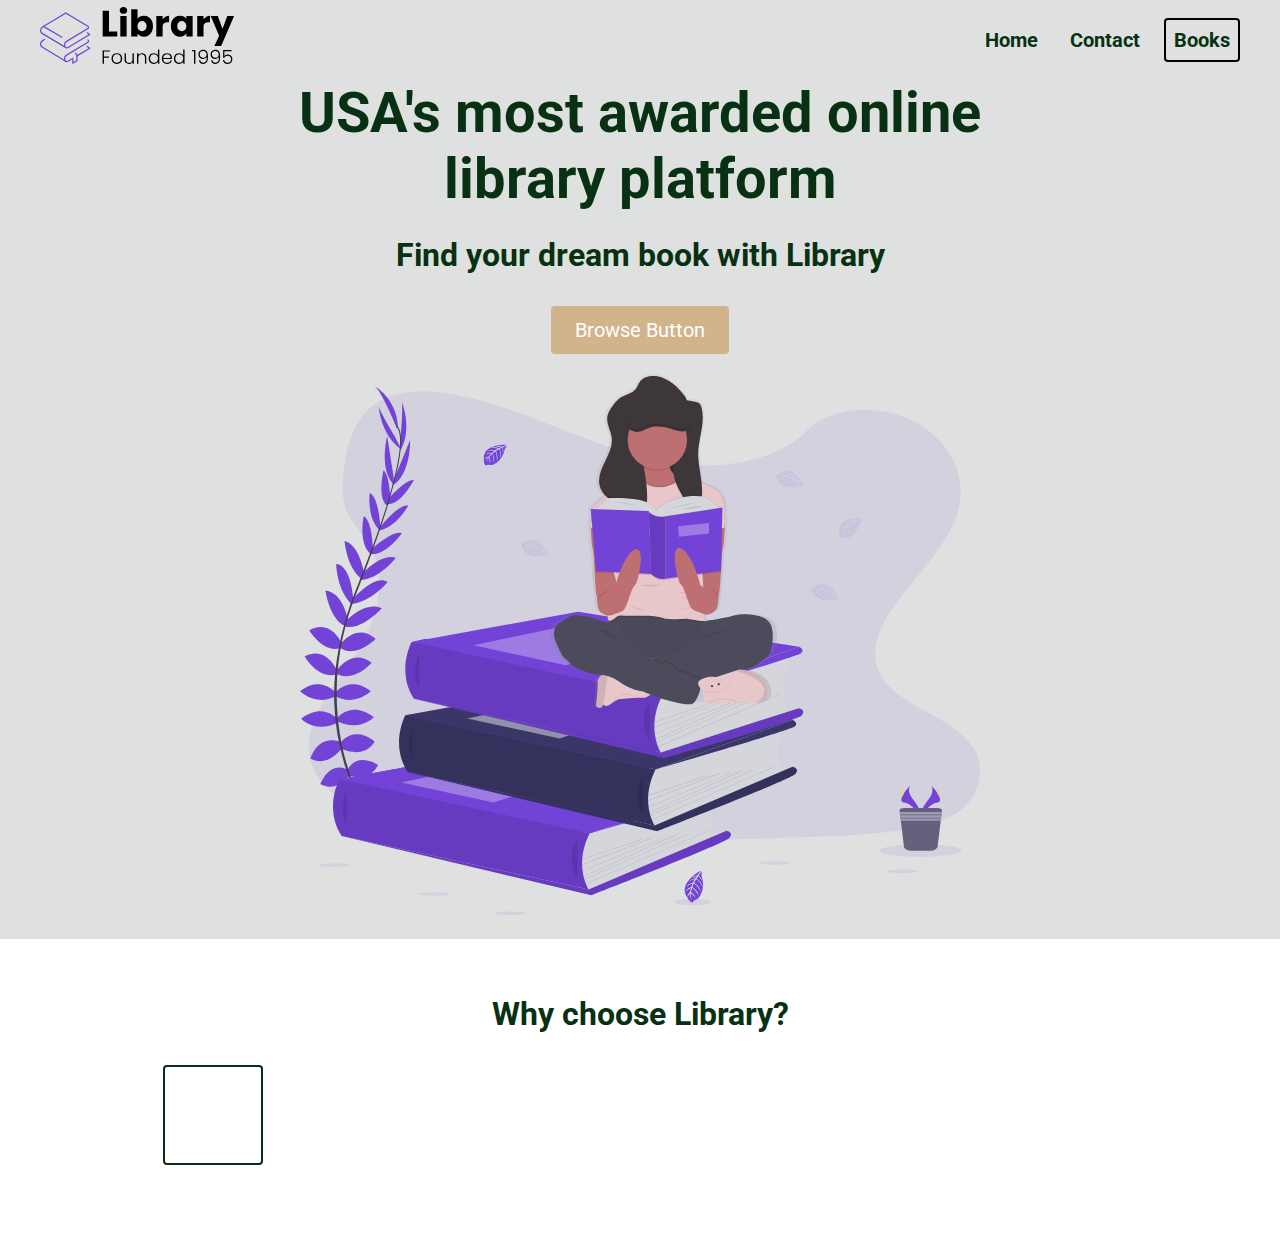
<file: index.html>
<!DOCTYPE html>
<html lang="en">
<head>
    <meta charset="UTF-8">
    <meta name="viewport" content="width=, initial-scale=1.0">
    <title>Library</title>
    <link rel="stylesheet" href="./style.css">
</head>
<body>
    <section id="landing">
        <nav>
            <div class="nav__container">
                <img class="logo" src="./assets/Library.svg" alt="">
                    <ul class="nav__links">
                        <li><a href="#" class="nav__link">Home</a></li>
                        <li><a href="#" class="nav__link">Contact</a></li>
                        <li><a href="#" class="nav__link nav__link--primary">Books</a></li>
                    </ul>
            </div>
        </nav>
        <header>
            <div class="header__container">
                <div class="header__description">
                    <h1>USA's most awarded online library platform</h1>
                    <h2>Find your dream book with <span class="purple">Library</span></h2>
                    <button class="btn">Browse Button</button>
                </div>
                <figure class="header__img--wrapper">
                    <img src="./assets/Undraw_Books.svg" alt="">
                </figure>
            </div>
        </header>
    </section>
    <main>
        <section id="hightlights">
            <div class="container">
                <div class="row">
                    <h2 class="section__title">Why choose <span class="purple">Library?</span></h2>
                </div>
                <div class="highlight__wrapper">
                    <div class="highlight">
                        <div class="highlight__img">
                            
                        </div>
                    </div>
                </div>
            </div>
        </section>
        <!-- <section id="features">
            <div class="container">
                <div class="row">
                    
                </div>
            </div>
        </section>
        <section id="recent">
            <div class="container">
                <div class="row">
                    
                </div>
            </div>
        </section> -->
    </main>
</body>
</html>
</file>
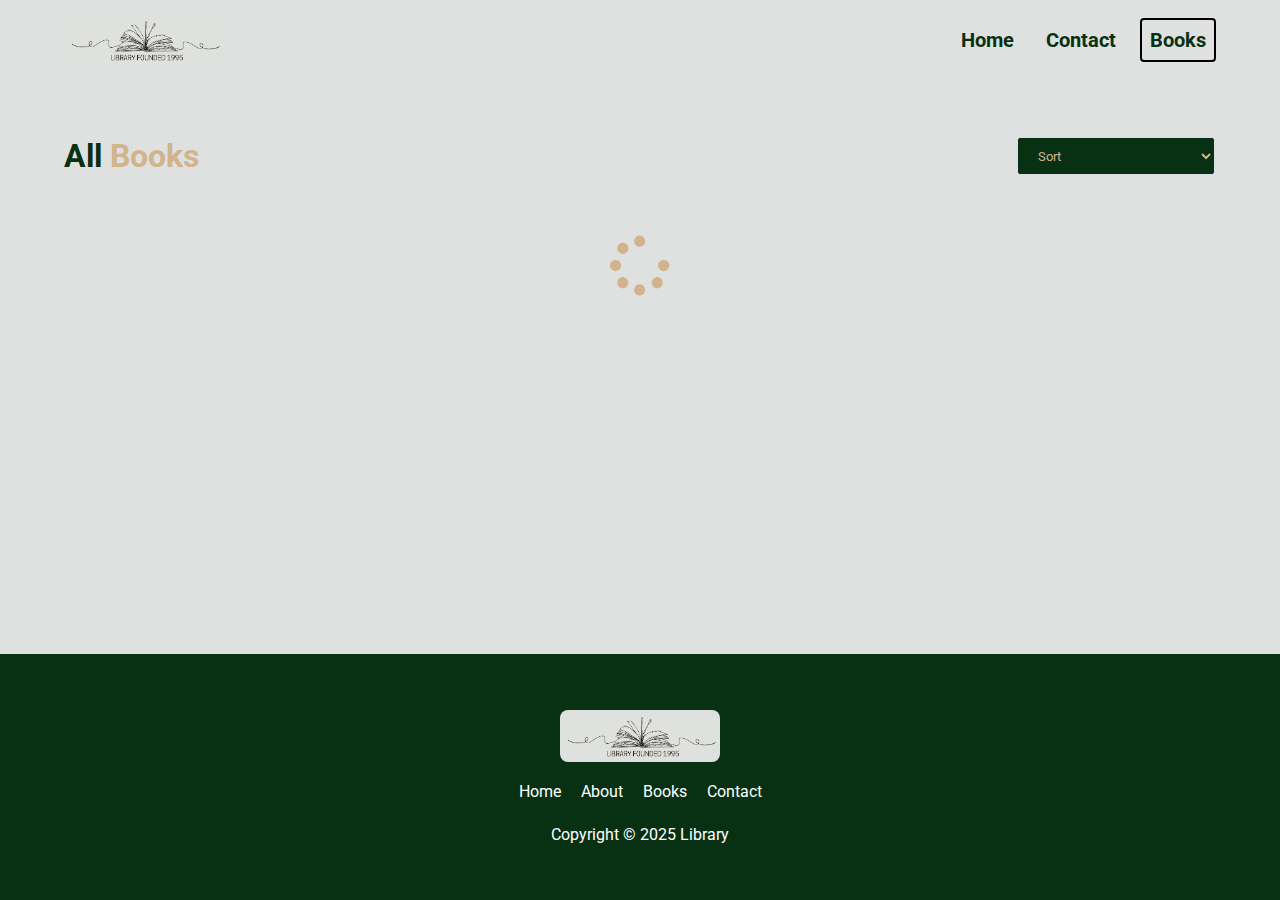
<file: books.html>
<!DOCTYPE html>
<html lang="en">

<head>
  <meta charset="UTF-8">
  <meta http-equiv="X-UA-Compatible" content="IE=edge">
  <meta name="viewport" content="width=device-width, initial-scale=1.0">
  <title>Books</title>
  <link rel="stylesheet" href="bookstyles.css">
   <link rel="stylesheet" href="https://cdnjs.cloudflare.com/ajax/libs/font-awesome/6.5.0/css/all.min.css">
  <script src="index.js"></script>
  <script src="books.js"></script>
</head>

<body id="books__body">
  <section>
    <nav>
      <div class="nav__container">
        <img class="logo" src="assets/libraryy.jpeg" alt="">
        <ul class="nav__links">
          <li><a href="#" class="nav__link">Home</a></li>
          <li><a href="#" class="nav__link">Contact</a></li>
          <li><a href="#" class="nav__link nav__link--primary">Books</a></li>
        </ul>
        <button class="btn__menu" onclick="openMenu()">
          <i class="fas fa-bars"></i>
        </button>
        <div class="menu__backdrop" style="visibility: hidden;">
          <button class="btn__menu btn__menu--close" onclick="closeMenu()">
            <i class="fas fa-times"></i>
          </button>
          <ul class="menu__links">
            <li class="menu__list">
              <a href="#" class="menu__link" onclick="closeMenu()">Home</a>
            </li>
            <li class="menu__list">
              <a href="#features" class="menu__link" onclick="closeMenu()">Books</a>
            </li>
            <li class="menu__list">
              <a class="menu__link no-cursor" onclick="closeMenu()">Contacts</a>
            </li>
          </ul>
        </div>
      </div>
    </nav>
  </section>
  <main id="books__main">
    <section>
      <div class="container">
        <div class="row">
            <div class="books__header">
              <h2 class="section__title books__header--title">
                All <span class="tan">Books</span>
              </h2>
              <select id="filter" onchange="filterBooks(event)">
                <option value="" disabled selected>Sort</option>
                <option value="LOW_TO_HIGH">Price, Low to High</option>
                <option value="HIGH_TO_LOW">Price, High to Low</option>
                <option value="RATING">Rating</option>
              </select>
          </div>
          <div class="books">
            <i class="fa-solid fa-spinner books__loading--spinner"></i>
          </div>
        </div>
      </div>
    </section>
  </main>
  <footer>
    <div class="container">
      <div class="row row__column">
        <a href="#">
          <figure class="footer__logo">
            <img src="./assets/libraryy.jpeg" class="footer__logo--img" alt="">
          </figure>
        </a>
        <div class="footer__list">
          <a href="#" class="footer__link">Home</a>
          <a class="footer__link no-cursor">About</a>
          <a href="#features" class="footer__link">Books</a>
          <a class="footer__link no-cursor">Contact</a>
        </div>
        <div class="footer__copyright">Copyright &copy; 2025 Library</div>
      </div>
    </div>
  </footer>
</body>
</html>
</file>
<file: style.css>
@import url('https://fonts.googleapis.com/css2?family=Roboto:ital,wght@0,100..900;1,100..900&display=swap');
* {
    padding: 0;
    margin: 0;
    box-sizing: border-box;
    font-family: 'Roboto', sans-serif;
}

html {
    scroll-behavior: smooth;
}

body {
    max-width: 100vw;
    overflow-x: hidden;
}

p {
    line-height: 1.5;
}

a {
    text-decoration: none;
}

a:hover {
    text-decoration: underline;
}

nav {
    height: 80px;
    display: flex;
}

img {
    width: 100%;
}

.nav__container {
    width: 100%;
    max-width: 1200px;
    pad: 0 24px;
    display: flex;
    justify-content: space-between;
    align-items: center;
    margin: 0 auto;
}

.tan {
    color: #D2B48C;
}

.img__reading {
    border-radius: 75px;
    width: 100%;
}

.logo {
    width: 200px;
}

ul {
    display: flex;
}
li {
    list-style-type: none;
}
.nav__link {
    margin-left: 16px;
    text-decoration: none;
    font-size: 20px;
    color: #083114;
    font-weight: bold;
    padding: 8px;
}

.nav__link:hover {
    text-decoration: underline;
}

.nav__link--primary {
    border: 2px solid black;
    border-radius: 4px;
}

.nav__link--primary:hover {
    text-decoration: none;
}

.btn__menu {
    background-color: transparent;
    border: none;
    font-size: 40px;
    text-align: center;
    color: #083114;
    display: none;
}

.menu__backdrop {
    position: absolute;
    background-color: #D2B48C;
    top: 0;
    left: 0;
    right: 0;
    bottom: 0;
    z-index: 100;
    display: flex; 
    align-items: center;
    justify-content: center;
    visibility: hidden;
    transition: all 300ms ease;
    opacity: 0;
}

.menu--open {
    max-height: 100vh;
    overflow-y: hidden;
}

.menu--open .menu__backdrop{
    visibility: visible;
    opacity: 1;
}

.menu__links {
    display: flex;
    flex-direction: column;
    align-items: center;
}

.menu__list {
    padding: 32px 0;
}

.menu__link {
    font-size: 40px;
    color: white;
}

.btn__menu--close {
    position: absolute;
    top: 10px;
    right: 20px;
    padding: 8px;
    color: white;
}

/* 

LANDING 

*/


#landing {
    background-color: #DEE1DF;
}

header {
    height: calc(100vh-80px);
}

.header__container {
    width: 100%;
    max-width: 720px;
    margin: 0 auto;
    height: 100%;
    display: flex;
    flex-direction: column;
    justify-content: space-around;
}

.header__description {
    display: flex;
    flex-direction: column;
    align-items: center;
}

h1 {
    font-size: 56px;
    color: #083114;
    margin-bottom: 24px;
    text-align: center;
}

h2 {
    font-size: 32px;
    margin-bottom: 32px;
    text-align: center;
    color: #083114;
}

button {
    cursor: pointer;
}

button:active {
    transform: translateY(1px);
}

.btn {
    background-color: 	#D2B48C;
    color: white;
    padding: 12px 24px;
    font-size: 20px;
    border-radius: 4px;
    border: none;
}

.header__img--wrapper {
    padding: 20px;
    z-index: 2;
}

.container {
    padding: 56px 0;
}

.row {
    width: 100%;
    max-width: 1200px;
    margin: 0 auto;
}
.row__column {
    display: flex;
    flex-direction: column;
    align-items: center;
}

.no-cursor {
    cursor: not-allowed;
}

/* 

HIGHLIGHTS

*/
#highlights {
    position: relative;
}

#highlights:after,
#highlights:before {
    background: url(./assets/wave.svg);
    content: "";
    position: absolute;
    left: 0;
    width: 101vw;
    height: 12vw;
    background-size: cover;
    background-repeat: no-repeat;
    z-index: 1;
}

#highlights:before {
    top: 1px;
    transform: translateY(-100%);
}

#highlights:after {
    bottom: 1px;
    transform: translateY(100%) rotate(180deg);
}

.highlight__wrapper {
    display: flex;
    flex-wrap: wrap;
}

.highlight {
    padding: 0 24px;
    width: calc(100%/3);
    display: flex;
    align-items: center;
    flex-direction: column;
}

.highlight__para {
    text-align: center;
    max-width: 280px;
}

.highlight__img {
    border: 2px solid #083114;
    color: 	#D2B48C;
    width: 100px;
    height: 100px;
    display: flex;
    align-items: center;
    justify-content: center;
    border-radius: 4px;
    font-size: 32px;
    margin-bottom: 24px;
}

.highlight__subtitle {
    font-size: 20px;
    margin-bottom: 16px;
    text-align: center;
}

/* 

FEATURES

*/

#features {
    padding-top: 8vw;
    background-color:#DEE1DF;
}

.books {
    display: flex;
    flex-wrap: wrap;
}

.book {
    width: 25%;
    padding: 24px;
}

.book__img {
    max-width: 380px;
    transition: all 300ms ease;
    cursor: not-allowed;
}

.book__img--wrapper {
    margin-bottom: 8px;
    border-radius: 4px;
    overflow: hidden;
    display: flex;
}

.book:hover .book__img {
    transform: scale(1.03);
}

.book__title {
    font-size: 20px;
    margin-bottom: 8px;
}

.book__title:hover {
    text-decoration: underline;
    cursor: not-allowed;
}

.book__ratings {
    margin-bottom: 8px;
    color: #fabf2a;
}
.book__price--normal {
    text-decoration: line-through;
    padding-right: 6px;
    color: #bfbfbf;
}


/* 

EXPLORE

*/

#explore {
    background-color: #DEE1DF;
}
/* 

FOOTER

*/

footer {
    background-color: #083114;
}
.footer__logo {
    display: flex;
}

.footer__logo--img {
    width: 160px;
    filter: grayscale(1) invert(1);
}

.footer__link,
.footer__copyright {
    color: #fff;
}

.footer__list {
    margin: 20px 0 24px 0;
}

.footer__link {
    padding: 0 8px;
}

/* SMALL PHONES, TABLETS, LARGE SMARTPHONES */

@media (max-width: 768px) {
    .header__description {
        padding: 0 24px;
    }    

    h1 {
        font-size: 40px;
    }

    h2 {
        font-size: 26px;
    }

    button {
        font-size: 18px;
    }

    .book {
        width: 50%;
    }
}

/*SMALL PHONES, LARGE SMARTPHONES */
@media (max-width: 550px) {
    .nav__links {
        display: none;
    }

    .btn__menu {
        display: block;
    }
    .highlight {
        width: 100%;
    }

    .highlight:not(:last-child) {
        margin-bottom: 24px;
    }
}
</file>
<file: bookstyles.css>
@import url('https://fonts.googleapis.com/css2?family=Roboto:wght@400;500;700&display=swap');
* {
  padding: 0;
  margin: 0;
  box-sizing: border-box;
  font-family: 'Roboto', sans-serif;
}

html {
  scroll-behavior: smooth;
  background-color: #DEE1DF;
}

body {
  max-width: 100vw;
  overflow-x: hidden;
}

nav {
  height: 80px;
  display: flex;
}

img {
  width: 100%;
}

p {
  line-height: 1.5;
}

a {
  text-decoration: none;
}

a:hover {
  text-decoration: underline;
}



ul {
  display: flex;
}

li {
  list-style-type: none;
}

h1 {
  font-size: 56px;
  color: #dee1df;
  margin-bottom: 24px;
  text-align: center;
}

h2 {
  font-size: 32px;
  margin-bottom: 32px;
  text-align: center;
}

button {
  cursor: pointer;
}

button:active {
  transform: translateY(1px);
}

.btn {
  background-color: #D2B48C;
  color: white;
  padding: 12px 24px;
  font-size: 20px;
  border-radius: 4px;
  border: none;
}

.tan {
  color: #D2B48C;
}

.logo {
  width: 160px;
}

.nav__container {
  width: 100%;
  max-width: 1200px;
  padding: 0 24px;
  display: flex;
  justify-content: space-between;
  align-items: center;
  margin: 0 auto;
}

.nav__link {
  margin-left: 16px;
  text-decoration: none;
  font-size: 20px;
  color: #083114;
  font-weight: bold;
  padding: 8px;
}

.nav__link:hover {
  text-decoration: underline;
}

.nav__link--primary {
  border: 2px solid black;
  border-radius: 4px;
}

.nav__link--primary:hover {
  text-decoration: none;
}

.btn__menu {
  background-color: transparent;
  font-size: 40px;
  border: none;
  color: #083114;
  display: none;
}

.menu__backdrop {
  position: absolute;
  background-color: #D2B48C;
  top: 0;
  left: 0;
  right: 0;
  bottom: 0;
  z-index: 99;
  display: flex;
  align-items: center;
  justify-content: center;
  visibility: hidden;
  transition: all 300ms ease;
  opacity: 0;
  transform: translate(100%);
}

.menu--open {
  max-height: 100vh;
  overflow: hidden;
}

.menu--open .menu__backdrop {
  visibility: visible !important;
  opacity: 1;
  transform: translate(0);
}

.menu__links {
  display: flex;
  flex-direction: column;
  align-items: center;
}

.menu__list {
  padding: 32px 0;
}

.menu__link {
  color: white;
  font-size: 40px;
}

.btn__menu--close {
  position: absolute;
  top: 10px;
  right: 20px;
  padding: 8px;
  color: white;
}


/* 

LANDING

*/

#landing {
  background-color: #DEE1DF;
}

header {
  height: calc(100vh - 80px);
}

.header__container {
  width: 100%;
  max-width: 720px;
  margin: 0 auto;
  height: 100%;
  display: flex;
  flex-direction: column;
  justify-content: space-around;
}

.header__description {
  display: flex;
  flex-direction: column;
  align-items: center;
}

.header__img--wrapper {
  padding: 20px;
  z-index: 100;
}

.container {
  padding: 56px 0;
}

.row {
  width: 100%;
  max-width: 1200px;
  margin: 0 auto;
}

.row__column {
  display: flex;
  flex-direction: column;
  align-items: center;
}

.no-cursor {
  cursor: not-allowed;
}
/* 

HIGHLIGHTS 

*/

#highlights {
  position: relative;
  max-width: 100vw;
}

#highlights:after,
#highlights:before {
  background: url('assets/wave.svg');
  content: "";
  position: absolute;
  width: 101vw;
  height: 12vw;
  left: 0;
  z-index: 1;
  background-size: cover;
  background-repeat: no-repeat;
}

#highlights:before {
  transform: translateY(-100%);
  top: 1px;
}

#highlights:after {
  transform: translateY(100%) rotate(180deg);
  bottom: 1px;
}

.highlight__wrapper {
  display: flex;
  flex-wrap: wrap;
}

.highlight {
  padding: 0 24px;
  width: calc(100% / 3);
  display: flex;
  align-items: center;
  flex-direction: column;
}

.highlight__para {
  text-align: center;
  max-width: 280px;
}

.highlight__img {
  border: 2px solid #7342d65d;
  color: #7342d6;
  width: 100px;
  height: 100px;
  display: flex;
  align-items: center;
  justify-content: center;
  border-radius: 4px;
  font-size: 32px;
  margin-bottom: 24px;
}

.highlight__subtitle {
  font-size: 20px;
  margin-bottom: 16px;
  text-align: center;
}

/* 

FEATURES 

*/

#features {
  padding-top: 8vw;
  background-color: rgba(115, 66, 214, 0.1);
}

.books {
  display: flex;
  flex-wrap: wrap;
}

.book {
  width: 25%;
  padding: 24px;
}

.book__img {
  max-height: 380px;
  transition: all 300ms ease;
  cursor: not-allowed;
  object-fit: contain;
  object-position: left;
}

.book__img--wrapper {
  margin-bottom: 8px;
  border-radius: 4px;
  overflow: hidden;
  display: flex;
}

.book:hover .book__img {
  transform: scale(1.03);
}

.book__title {
  font-size: 20px;
  margin-bottom: 8px;
}

.book__title:hover {
  text-decoration: underline;
  cursor: not-allowed;
}

.book__ratings {
  margin-bottom: 8px;
  color: #fabf2a;
}

.book__price--normal {
  text-decoration: line-through;
  padding-right: 6px;
  color: #bfbfbf;
}

/* 

EXPLORE

*/

#explore {
  background-color: rgba(115, 66, 214, 0.1);
}

/* 

FOOTER

*/

footer {
  background-color: #083114;
}

.footer__logo {
  display: flex;
}

.footer__logo--img {
  width: 160px;
  border-radius: 8px;
}

.footer__link,
.footer__copyright {
  color: #fff;
}

.footer__list {
  margin: 20px 0 24px 0;
}

.footer__link {
  padding: 0 8px;
}

/* 
**

BOOKS PAGE

**
*/

#books__body {
  background-color: #dee1df;
  display: flex;
  flex-direction: column;
  min-height: 100vh;
}

#books__main {
  flex: 1;
}

.books__header {
  display: flex;
  justify-content: space-between;
  align-items: center;
  padding: 0 24px;
}

.books__header--title {
  margin-bottom: 0;
  color: #083114;
}

select {
  background-color: #083114;
  border-radius: 4px;
  border: 2px solid #dcdfe6;
  color: #D2B48C;
  height: 40px;
  line-height: 40px;
  outline: none;
  padding: 0 16px;
  width: 100%;
  max-width: 200px;
}

.books__loading {
  display: flex;
  align-items: center;
  justify-content: center;
  padding-top: 60px;
  font-size: 60px;
  color: #D2B48C;
}

.books__loading--spinner {
    display: none !important;
}

.books__loading .books__loading--spinner {
    display: block !important;
}

.fa-spinner {
  animation: rotate 600ms infinite linear;
}

@keyframes rotate {
  0% {
    transform: rotate(0);
  }

  100% {
    transform: rotate(360deg);
  }
}

/* SMALL PHONES, TABLETS, LARGE SMARTPHONES */
@media (max-width: 768px) {
  .header__description {
    padding: 0 24px;
  }

  h1 {
    font-size: 40px;
  }

  h2 {
    font-size: 26px;
  }

  button {
    font-size: 18px;
  }

  .book {
    width: 50%;
  }
}


/* SMALL PHONES, LARGE SMARTPHONES */
@media (max-width: 550px) {
  .btn__menu {
    display: block;
  }

  .nav__links {
    display: none;
  }

  .highlight {
    width: 100%;
  }

  .highlight:not(:last-child) {
    margin-bottom: 24px;
  }
}
</file>
